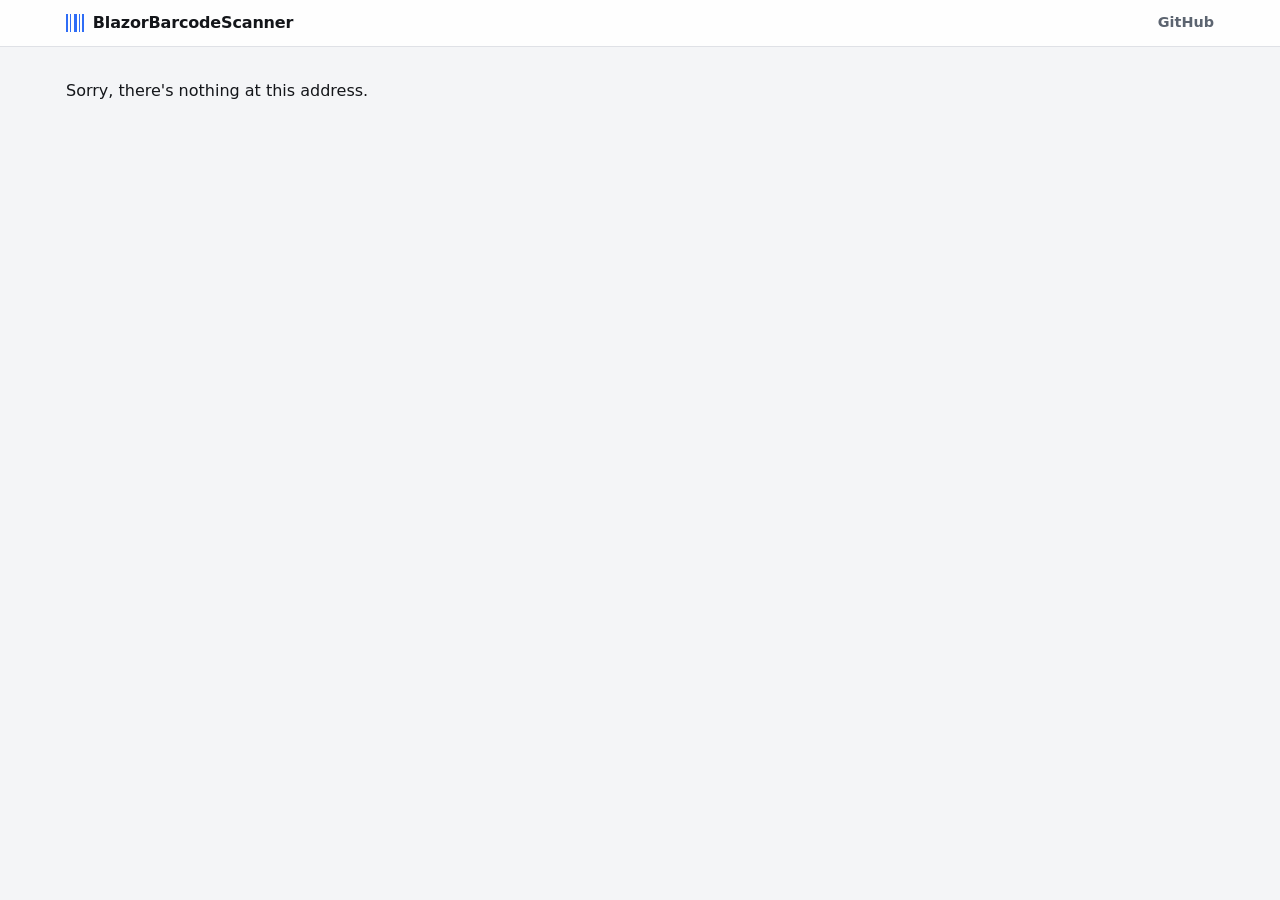
<file: BlazorBarcodeScannerWasmStandalone/wwwroot/index.html>
<!DOCTYPE html>
<html lang="en">

<head>
    <meta charset="utf-8" />
    <!-- viewport-fit=cover lets the safe-area insets in app.css do their job on notched phones. -->
    <meta name="viewport" content="width=device-width, initial-scale=1.0, viewport-fit=cover" />
    <meta name="description" content="Barcode scanner component for Blazor, demonstrated with both the zxing-js and zxing-cpp readers." />
    <meta name="theme-color" content="#ffffff" media="(prefers-color-scheme: light)" />
    <meta name="theme-color" content="#0e1013" media="(prefers-color-scheme: dark)" />
    <meta name="mobile-web-app-capable" content="yes" />
    <title>BlazorBarcodeScanner</title>
    <base href="/" />
    <link rel="stylesheet" href="css/app.css" />
    <link rel="icon" type="image/png" href="favicon.png" />
    <link rel="apple-touch-icon" href="icon-192.png" />
    <link href="BlazorBarcodeScannerWasmStandalone.styles.css" rel="stylesheet" />
</head>

<body>
    <div id="app">
        <svg class="loading-progress">
            <circle r="40%" cx="50%" cy="50%" />
            <circle r="40%" cx="50%" cy="50%" />
        </svg>
        <div class="loading-progress-text"></div>
    </div>

    <div id="blazor-error-ui">
        An unhandled error has occurred.
        <a href="" class="reload">Reload</a>
        <a class="dismiss">🗙</a>
    </div>
    <script src="_framework/blazor.webassembly.js"></script>

    <!-- zxing-js based reader -->
    <script src="_content/BlazorBarcodeScanner.ZXing.JS/zxingjs.index.min.js"></script>
    <script src="_content/BlazorBarcodeScanner.ZXing.JS/BlazorBarcodeScanner.js"></script>

    <!-- zxing-cpp (WebAssembly) based reader -->
    <script src="_content/BlazorBarcodeScanner.ZXing.Cpp/zxing-cpp.js"></script>
    <script src="_content/BlazorBarcodeScanner.ZXing.Cpp/BlazorBarcodeScanner.js"></script>
</body>

</html>
</file>
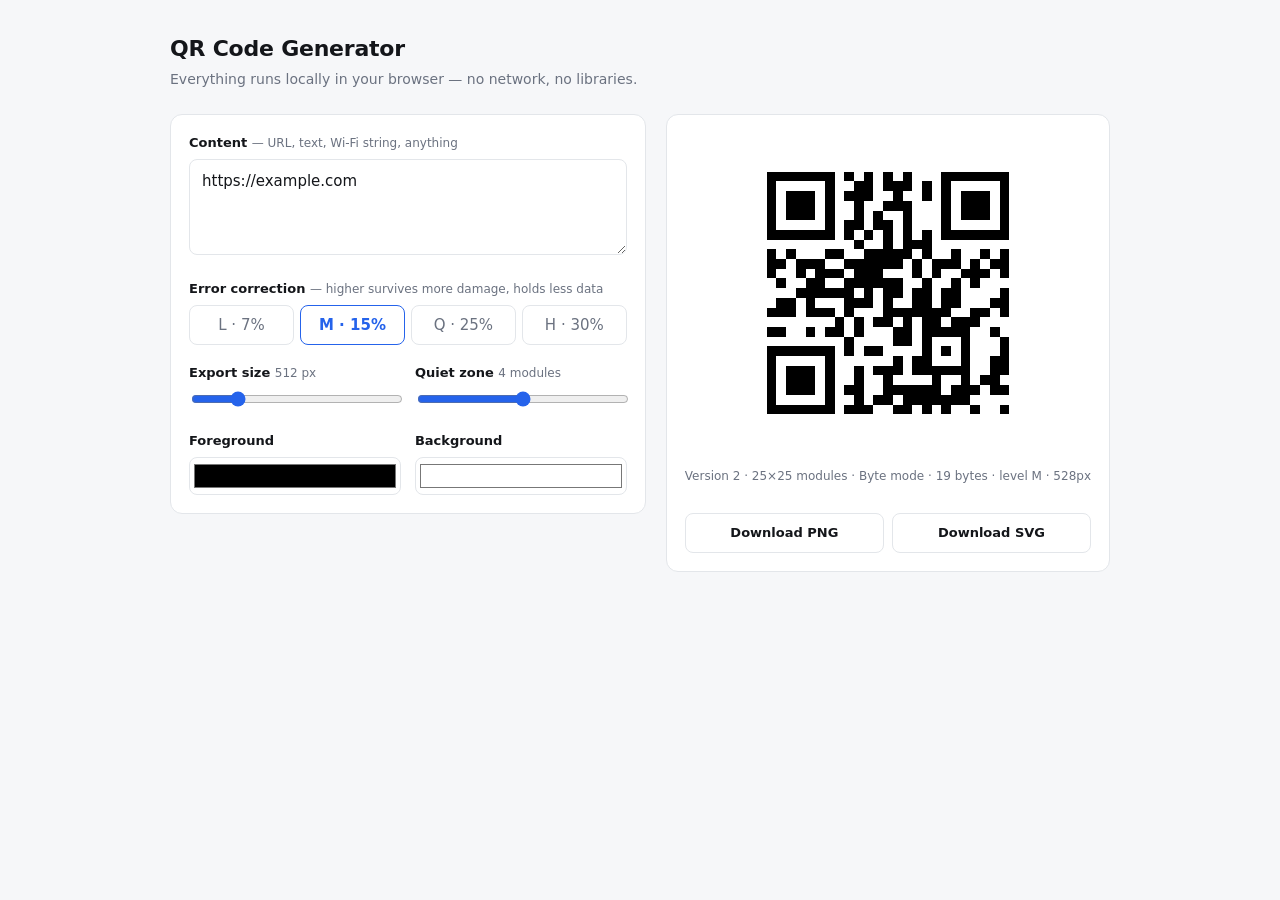
<file: qr-generator.html>
<!DOCTYPE html>
<html lang="en">
<head>
<meta charset="utf-8">
<meta name="viewport" content="width=device-width, initial-scale=1">
<title>QR Code Generator</title>
<style>
  :root {
    --bg: #f6f7f9;
    --card: #ffffff;
    --fg: #14161a;
    --muted: #6b7280;
    --border: #e3e6ea;
    --accent: #2563eb;
    --radius: 12px;
  }
  @media (prefers-color-scheme: dark) {
    :root {
      --bg: #0f1115;
      --card: #171a20;
      --fg: #e8eaed;
      --muted: #9aa3af;
      --border: #2a2f38;
      --accent: #60a5fa;
    }
  }
  * { box-sizing: border-box; }
  body {
    margin: 0;
    padding: 32px 20px 56px;
    background: var(--bg);
    color: var(--fg);
    font: 15px/1.5 system-ui, -apple-system, "Segoe UI", Roboto, sans-serif;
  }
  header { max-width: 940px; margin: 0 auto 24px; }
  h1 { font-size: 22px; margin: 0 0 4px; letter-spacing: -0.01em; }
  header p { margin: 0; color: var(--muted); font-size: 14px; }
  main {
    max-width: 940px;
    margin: 0 auto;
    display: grid;
    grid-template-columns: minmax(0, 1fr) auto;
    gap: 20px;
    align-items: start;
  }
  @media (max-width: 760px) { main { grid-template-columns: minmax(0, 1fr); } }
  .card {
    background: var(--card);
    border: 1px solid var(--border);
    border-radius: var(--radius);
    padding: 18px;
  }
  label { display: block; font-size: 13px; font-weight: 600; margin-bottom: 6px; }
  .row + .row { margin-top: 18px; }
  textarea, input[type=text] {
    width: 100%;
    font: inherit;
    color: inherit;
    background: transparent;
    border: 1px solid var(--border);
    border-radius: 8px;
    padding: 10px 12px;
    resize: vertical;
  }
  textarea { min-height: 96px; }
  textarea:focus, input:focus { outline: 2px solid var(--accent); outline-offset: -1px; border-color: transparent; }
  .seg { display: flex; gap: 6px; }
  .seg button {
    flex: 1;
    font: inherit;
    padding: 8px 4px;
    border: 1px solid var(--border);
    background: transparent;
    color: var(--muted);
    border-radius: 8px;
    cursor: pointer;
  }
  .seg button[aria-pressed="true"] { border-color: var(--accent); color: var(--accent); font-weight: 600; }
  .grid2 { display: grid; grid-template-columns: 1fr 1fr; gap: 14px; }
  input[type=range] { width: 100%; accent-color: var(--accent); }
  input[type=color] {
    width: 100%; height: 38px; padding: 2px;
    border: 1px solid var(--border); border-radius: 8px; background: transparent; cursor: pointer;
  }
  .hint { font-size: 12px; color: var(--muted); font-weight: 400; }
  .preview { display: flex; flex-direction: column; align-items: center; gap: 14px; }
  #qr {
    image-rendering: pixelated;
    border-radius: 6px;
    max-width: min(320px, 78vw);
    height: auto;
    display: block;
  }
  #meta { font-size: 12px; color: var(--muted); text-align: center; min-height: 18px; font-variant-numeric: tabular-nums; }
  #error { color: #dc2626; font-size: 13px; text-align: center; }
  .actions { display: flex; gap: 8px; width: 100%; }
  .actions button {
    flex: 1; font: inherit; font-weight: 600; font-size: 13px;
    padding: 9px 10px; border-radius: 8px; cursor: pointer;
    border: 1px solid var(--border); background: transparent; color: var(--fg);
  }
  .actions button:hover:not(:disabled) { border-color: var(--accent); color: var(--accent); }
  .actions button:disabled { opacity: .45; cursor: default; }
</style>
</head>
<body>

<header>
  <h1>QR Code Generator</h1>
  <p>Everything runs locally in your browser — no network, no libraries.</p>
</header>

<main>
  <section class="card">
    <div class="row">
      <label for="text">Content <span class="hint">— URL, text, Wi-Fi string, anything</span></label>
      <textarea id="text" spellcheck="false" placeholder="https://example.com">https://example.com</textarea>
    </div>

    <div class="row">
      <label>Error correction <span class="hint">— higher survives more damage, holds less data</span></label>
      <div class="seg" id="ecl">
        <button type="button" data-ecl="L">L · 7%</button>
        <button type="button" data-ecl="M" aria-pressed="true">M · 15%</button>
        <button type="button" data-ecl="Q">Q · 25%</button>
        <button type="button" data-ecl="H">H · 30%</button>
      </div>
    </div>

    <div class="row grid2">
      <div>
        <label for="scale">Export size <span class="hint" id="sizeLabel">512 px</span></label>
        <input type="range" id="scale" min="128" max="2048" step="64" value="512">
      </div>
      <div>
        <label for="quiet">Quiet zone <span class="hint" id="quietLabel">4 modules</span></label>
        <input type="range" id="quiet" min="0" max="8" step="1" value="4">
      </div>
    </div>

    <div class="row grid2">
      <div>
        <label for="fg">Foreground</label>
        <input type="color" id="fg" value="#000000">
      </div>
      <div>
        <label for="bg">Background</label>
        <input type="color" id="bg" value="#ffffff">
      </div>
    </div>
  </section>

  <section class="card preview">
    <canvas id="qr" width="10" height="10"></canvas>
    <div id="meta"></div>
    <div id="error"></div>
    <div class="actions">
      <button type="button" id="png">Download PNG</button>
      <button type="button" id="svg">Download SVG</button>
    </div>
  </section>
</main>

<script>
"use strict";
/* ------------------------------------------------------------------ *
 * QR Code encoder (ISO/IEC 18004) — versions 1-40, EC levels L/M/Q/H,
 * numeric / alphanumeric / byte modes, automatic mask selection.
 * ------------------------------------------------------------------ */

// ---- Galois field GF(256), primitive polynomial 0x11D --------------
const EXP = new Uint8Array(512), LOG = new Uint8Array(256);
for (let i = 0, x = 1; i < 255; i++) { EXP[i] = x; LOG[x] = i; x <<= 1; if (x & 0x100) x ^= 0x11D; }
for (let i = 255; i < 512; i++) EXP[i] = EXP[i - 255];
const gmul = (a, b) => (a === 0 || b === 0) ? 0 : EXP[LOG[a] + LOG[b]];

function rsGenPoly(degree) {
  let poly = [1];
  for (let i = 0; i < degree; i++) {
    const next = new Array(poly.length + 1).fill(0);
    for (let j = 0; j < poly.length; j++) {
      next[j] ^= poly[j];                    // multiply by x
      next[j + 1] ^= gmul(poly[j], EXP[i]);  // multiply by a^i
    }
    poly = next;
  }
  return poly;
}

function rsRemainder(data, ecLen) {
  const gen = rsGenPoly(ecLen);
  const buf = new Uint8Array(data.length + ecLen);
  buf.set(data);
  for (let i = 0; i < data.length; i++) {
    const coef = buf[i];
    if (coef !== 0) for (let j = 1; j < gen.length; j++) buf[i + j] ^= gmul(gen[j], coef);
  }
  return buf.slice(data.length);
}

// ---- Per-version tables (index 0 unused; rows are L, M, Q, H) ------
const EC_PER_BLOCK = [
  [-1,7,10,15,20,26,18,20,24,30,18,20,24,26,30,22,24,28,30,28,28,28,28,30,30,26,28,30,30,30,30,30,30,30,30,30,30,30,30,30,30],
  [-1,10,16,26,18,24,16,18,22,22,26,30,22,22,24,24,28,28,26,26,26,26,28,28,28,28,28,28,28,28,28,28,28,28,28,28,28,28,28,28,28],
  [-1,13,22,18,26,18,24,18,22,20,24,28,26,24,20,30,24,28,28,26,30,28,30,30,30,30,28,30,30,30,30,30,30,30,30,30,30,30,30,30,30],
  [-1,17,28,22,16,22,28,26,26,24,28,24,28,22,24,24,30,28,28,26,28,30,24,30,30,30,30,30,30,30,30,30,30,30,30,30,30,30,30,30,30],
];
const NUM_BLOCKS = [
  [-1,1,1,1,1,1,2,2,2,2,4,4,4,4,4,6,6,6,6,7,8,8,9,9,10,12,12,12,13,14,15,16,17,18,19,19,20,21,22,24,25],
  [-1,1,1,1,2,2,4,4,4,5,5,5,8,9,9,10,10,11,13,14,16,17,17,18,20,21,23,25,26,28,29,31,33,35,37,38,40,43,45,47,49],
  [-1,1,1,2,2,4,4,6,6,8,8,8,10,12,16,12,17,16,18,21,20,23,23,25,27,29,34,34,35,38,40,43,45,48,51,53,56,59,62,65,68],
  [-1,1,1,2,4,4,4,5,6,8,8,11,11,16,16,18,16,19,21,25,25,25,34,30,32,35,37,40,42,45,48,51,54,57,60,63,66,70,74,77,81],
];
const ECL = { L: { ord: 0, fmt: 1 }, M: { ord: 1, fmt: 0 }, Q: { ord: 2, fmt: 3 }, H: { ord: 3, fmt: 2 } };

function rawDataModules(ver) {
  let n = (16 * ver + 128) * ver + 64;
  if (ver >= 2) {
    const numAlign = Math.floor(ver / 7) + 2;
    n -= (25 * numAlign - 10) * numAlign - 55;
    if (ver >= 7) n -= 36;
  }
  return n;
}
const totalCodewords = ver => Math.floor(rawDataModules(ver) / 8);
const dataCodewords = (ver, ecl) => totalCodewords(ver) - EC_PER_BLOCK[ecl][ver] * NUM_BLOCKS[ecl][ver];

function alignPositions(ver) {
  if (ver === 1) return [];
  const numAlign = Math.floor(ver / 7) + 2, size = ver * 4 + 17;
  const step = ver === 32 ? 26 : Math.floor((ver * 4 + numAlign * 2 + 1) / (numAlign * 2 - 2)) * 2;
  const pos = [];
  for (let i = 0, p = size - 7; i < numAlign - 1; i++, p -= step) pos.unshift(p);
  pos.unshift(6);
  return pos;
}

// ---- Segment encoding ---------------------------------------------
const ALNUM = "0123456789ABCDEFGHIJKLMNOPQRSTUVWXYZ $%*+-./:";
const MODE = {
  numeric: { id: 1, cc: [10, 12, 14], name: "Numeric" },
  alnum:   { id: 2, cc: [ 9, 11, 13], name: "Alphanumeric" },
  byte:    { id: 4, cc: [ 8, 16, 16], name: "Byte" },
};

function pushBits(bits, value, len) {
  for (let i = len - 1; i >= 0; i--) bits.push((value >>> i) & 1);
}

function makeSegment(text) {
  if (/^[0-9]*$/.test(text)) {
    const bits = [];
    for (let i = 0; i < text.length; i += 3) {
      const chunk = text.substr(i, 3);
      pushBits(bits, parseInt(chunk, 10), chunk.length * 3 + 1);
    }
    return { mode: MODE.numeric, count: text.length, bits };
  }
  if (/^[0-9A-Z $%*+\-./:]*$/.test(text)) {
    const bits = [];
    let i = 0;
    for (; i + 2 <= text.length; i += 2)
      pushBits(bits, ALNUM.indexOf(text[i]) * 45 + ALNUM.indexOf(text[i + 1]), 11);
    if (i < text.length) pushBits(bits, ALNUM.indexOf(text[i]), 6);
    return { mode: MODE.alnum, count: text.length, bits };
  }
  const bytes = new TextEncoder().encode(text);
  const bits = [];
  for (const b of bytes) pushBits(bits, b, 8);
  return { mode: MODE.byte, count: bytes.length, bits };
}

const ccLen = (seg, ver) => seg.mode.cc[ver <= 9 ? 0 : ver <= 26 ? 1 : 2];

// ---- Matrix construction ------------------------------------------
function buildMatrix(ver, eclName, codewords) {
  const size = ver * 4 + 17;
  const mods = Array.from({ length: size }, () => new Array(size).fill(false));
  const fn = Array.from({ length: size }, () => new Array(size).fill(false));
  const setFn = (x, y, dark) => {
    if (x >= 0 && x < size && y >= 0 && y < size) { mods[y][x] = dark; fn[y][x] = true; }
  };
  const getBit = (v, i) => ((v >>> i) & 1) !== 0;

  // Timing patterns first — the finder patterns below deliberately overwrite
  // the overlapping run on row 6 / column 6.
  for (let i = 0; i < size; i++) { setFn(6, i, i % 2 === 0); setFn(i, 6, i % 2 === 0); }

  // Finder patterns and their separators
  for (const [cx, cy] of [[3, 3], [size - 4, 3], [3, size - 4]])
    for (let dy = -4; dy <= 4; dy++)
      for (let dx = -4; dx <= 4; dx++) {
        const d = Math.max(Math.abs(dx), Math.abs(dy));
        setFn(cx + dx, cy + dy, d !== 2 && d !== 4);
      }

  // Alignment patterns (skipping the three finder corners)
  const ap = alignPositions(ver);
  for (let i = 0; i < ap.length; i++)
    for (let j = 0; j < ap.length; j++) {
      if ((i === 0 && j === 0) || (i === 0 && j === ap.length - 1) || (i === ap.length - 1 && j === 0)) continue;
      for (let dy = -2; dy <= 2; dy++)
        for (let dx = -2; dx <= 2; dx++)
          setFn(ap[i] + dx, ap[j] + dy, Math.max(Math.abs(dx), Math.abs(dy)) !== 1);
    }

  // Version information (version 7 and up)
  if (ver >= 7) {
    let rem = ver;
    for (let i = 0; i < 12; i++) rem = (rem << 1) ^ ((rem >>> 11) * 0x1F25);
    const bits = (ver << 12) | rem;
    for (let i = 0; i < 18; i++) {
      const bit = getBit(bits, i), a = size - 11 + (i % 3), b = Math.floor(i / 3);
      setFn(a, b, bit); setFn(b, a, bit);
    }
  }

  function drawFormat(mask) {
    const data = (ECL[eclName].fmt << 3) | mask;
    let rem = data;
    for (let i = 0; i < 10; i++) rem = (rem << 1) ^ ((rem >>> 9) * 0x537);
    const bits = ((data << 10) | rem) ^ 0x5412;
    for (let i = 0; i <= 5; i++) setFn(8, i, getBit(bits, i));
    setFn(8, 7, getBit(bits, 6));
    setFn(8, 8, getBit(bits, 7));
    setFn(7, 8, getBit(bits, 8));
    for (let i = 9; i < 15; i++) setFn(14 - i, 8, getBit(bits, i));
    for (let i = 0; i < 8; i++) setFn(size - 1 - i, 8, getBit(bits, i));
    for (let i = 8; i < 15; i++) setFn(8, size - 15 + i, getBit(bits, i));
    setFn(8, size - 8, true); // always-dark module
  }
  drawFormat(0); // reserve the area so codeword placement skips it

  // Place codewords in the zigzag pattern, bottom-right upward
  let idx = 0;
  for (let right = size - 1; right >= 1; right -= 2) {
    if (right === 6) right = 5;
    for (let vert = 0; vert < size; vert++) {
      for (let j = 0; j < 2; j++) {
        const x = right - j;
        const upward = ((right + 1) & 2) === 0;
        const y = upward ? size - 1 - vert : vert;
        if (!fn[y][x] && idx < codewords.length * 8) {
          mods[y][x] = ((codewords[idx >>> 3] >>> (7 - (idx & 7))) & 1) !== 0;
          idx++;
        }
      }
    }
  }

  const MASKS = [
    (x, y) => (x + y) % 2 === 0,
    (x, y) => y % 2 === 0,
    (x, y) => x % 3 === 0,
    (x, y) => (x + y) % 3 === 0,
    (x, y) => (Math.floor(x / 3) + Math.floor(y / 2)) % 2 === 0,
    (x, y) => (x * y) % 2 + (x * y) % 3 === 0,
    (x, y) => ((x * y) % 2 + (x * y) % 3) % 2 === 0,
    (x, y) => ((x + y) % 2 + (x * y) % 3) % 2 === 0,
  ];
  const applyMask = m => {
    for (let y = 0; y < size; y++)
      for (let x = 0; x < size; x++)
        if (!fn[y][x] && MASKS[m](x, y)) mods[y][x] = !mods[y][x];
  };

  // Pick the mask with the lowest penalty score
  let best = 0, bestScore = Infinity;
  for (let m = 0; m < 8; m++) {
    applyMask(m); drawFormat(m);
    const score = penalty(mods, size);
    if (score < bestScore) { bestScore = score; best = m; }
    applyMask(m); // undo (XOR is its own inverse)
  }
  applyMask(best); drawFormat(best);
  return mods;
}

function penalty(mods, size) {
  const N1 = 3, N2 = 3, N3 = 40, N4 = 10;
  let result = 0;

  const addHistory = (run, hist) => {
    if (hist[0] === 0) run += size;     // virtual light border before the first run
    hist.copyWithin(1, 0, 6);
    hist[0] = run;
  };
  const countPatterns = h => {
    const n = h[1];
    const core = n > 0 && h[2] === n && h[3] === n * 3 && h[4] === n && h[5] === n;
    return (core && h[0] >= n * 4 && h[6] >= n ? 1 : 0) + (core && h[6] >= n * 4 && h[0] >= n ? 1 : 0);
  };
  const terminate = (color, run, hist) => {
    if (color) { addHistory(run, hist); run = 0; }
    addHistory(run + size, hist);       // virtual light border after the last run
    return countPatterns(hist);
  };

  const scanLine = get => {
    for (let a = 0; a < size; a++) {
      let color = false, run = 0;
      const hist = new Int32Array(7);
      for (let b = 0; b < size; b++) {
        if (get(a, b) === color) {
          run++;
          if (run === 5) result += N1; else if (run > 5) result++;
        } else {
          addHistory(run, hist);
          if (!color) result += countPatterns(hist) * N3;
          color = get(a, b); run = 1;
        }
      }
      result += terminate(color, run, hist) * N3;
    }
  };
  scanLine((y, x) => mods[y][x]);   // rows
  scanLine((x, y) => mods[y][x]);   // columns

  // 2x2 blocks of one color
  for (let y = 0; y < size - 1; y++)
    for (let x = 0; x < size - 1; x++) {
      const c = mods[y][x];
      if (c === mods[y][x + 1] && c === mods[y + 1][x] && c === mods[y + 1][x + 1]) result += N2;
    }

  // Global dark/light balance
  let dark = 0;
  for (const row of mods) for (const m of row) if (m) dark++;
  const total = size * size;
  const k = Math.ceil((Math.abs(dark * 20 - total * 10)) / total) - 1;
  return result + k * N4;
}

function generateQR(text, eclName) {
  const ecl = ECL[eclName].ord;
  const seg = makeSegment(text);

  let ver = 0;
  for (let v = 1; v <= 40; v++) {
    if (4 + ccLen(seg, v) + seg.bits.length <= dataCodewords(v, ecl) * 8) { ver = v; break; }
  }
  if (ver === 0) throw new Error("Too much data — even a version 40 code can't hold this at level " + eclName + ".");

  const capacity = dataCodewords(ver, ecl) * 8;
  const bits = [];
  pushBits(bits, seg.mode.id, 4);
  pushBits(bits, seg.count, ccLen(seg, ver));
  bits.push(...seg.bits);
  pushBits(bits, 0, Math.min(4, capacity - bits.length));            // terminator
  pushBits(bits, 0, (8 - bits.length % 8) % 8);                      // byte align
  for (let pad = 0xEC; bits.length < capacity; pad ^= 0xEC ^ 0x11) pushBits(bits, pad, 8);

  const data = new Uint8Array(bits.length / 8);
  bits.forEach((b, i) => { if (b) data[i >>> 3] |= 1 << (7 - (i & 7)); });

  // Split into blocks, add Reed-Solomon, then interleave
  const numBlocks = NUM_BLOCKS[ecl][ver], ecLen = EC_PER_BLOCK[ecl][ver];
  const raw = totalCodewords(ver);
  const shortLen = Math.floor(raw / numBlocks);
  const numShort = numBlocks - (raw % numBlocks);
  const dataBlocks = [], ecBlocks = [];
  for (let i = 0, k = 0; i < numBlocks; i++) {
    const len = shortLen - ecLen + (i < numShort ? 0 : 1);
    const block = data.slice(k, k + len); k += len;
    dataBlocks.push(block);
    ecBlocks.push(rsRemainder(block, ecLen));
  }
  const out = new Uint8Array(raw);
  let p = 0;
  for (let i = 0; i < shortLen - ecLen + 1; i++)
    for (const b of dataBlocks) if (i < b.length) out[p++] = b[i];
  for (let i = 0; i < ecLen; i++)
    for (const b of ecBlocks) out[p++] = b[i];

  return { modules: buildMatrix(ver, eclName, out), version: ver, mode: seg.mode.name, count: seg.count };
}

/* ------------------------------------------------------------------ *
 * UI
 * ------------------------------------------------------------------ */
const $ = id => document.getElementById(id);
const canvas = $("qr"), ctx = canvas.getContext("2d");
let eclName = "M", current = null;

function render() {
  const text = $("text").value;
  const quiet = +$("quiet").value;
  const target = +$("scale").value;
  $("sizeLabel").textContent = target + " px";
  $("quietLabel").textContent = quiet + (quiet === 1 ? " module" : " modules");

  $("error").textContent = "";
  if (!text) {
    current = null;
    $("meta").textContent = "Enter some content to generate a code.";
    canvas.width = canvas.height = 10;
    ctx.clearRect(0, 0, 10, 10);
    $("png").disabled = $("svg").disabled = true;
    return;
  }

  let qr;
  try {
    qr = generateQR(text, eclName);
  } catch (e) {
    current = null;
    $("error").textContent = e.message;
    $("meta").textContent = "";
    $("png").disabled = $("svg").disabled = true;
    return;
  }

  current = qr;
  const size = qr.modules.length, dim = size + quiet * 2;
  const scale = Math.max(1, Math.round(target / dim));
  canvas.width = canvas.height = dim * scale;

  ctx.fillStyle = $("bg").value;
  ctx.fillRect(0, 0, canvas.width, canvas.height);
  ctx.fillStyle = $("fg").value;
  for (let y = 0; y < size; y++)
    for (let x = 0; x < size; x++)
      if (qr.modules[y][x]) ctx.fillRect((x + quiet) * scale, (y + quiet) * scale, scale, scale);

  $("meta").textContent =
    `Version ${qr.version} · ${size}×${size} modules · ${qr.mode} mode · ` +
    `${qr.count} ${qr.mode === "Byte" ? "bytes" : "chars"} · level ${eclName} · ${canvas.width}px`;
  $("png").disabled = $("svg").disabled = false;
}

function download(href, name) {
  const a = document.createElement("a");
  a.href = href; a.download = name;
  document.body.appendChild(a); a.click(); a.remove();
}

$("png").onclick = () => download(canvas.toDataURL("image/png"), "qrcode.png");

$("svg").onclick = () => {
  if (!current) return;
  const quiet = +$("quiet").value, size = current.modules.length, dim = size + quiet * 2;
  let path = "";
  for (let y = 0; y < size; y++)
    for (let x = 0; x < size; x++)
      if (current.modules[y][x]) path += `M${x + quiet},${y + quiet}h1v1h-1z`;
  const svg =
`<svg xmlns="http://www.w3.org/2000/svg" viewBox="0 0 ${dim} ${dim}" width="${+$("scale").value}" height="${+$("scale").value}" shape-rendering="crispEdges">
<rect width="${dim}" height="${dim}" fill="${$("bg").value}"/>
<path d="${path}" fill="${$("fg").value}"/>
</svg>`;
  download("data:image/svg+xml;charset=utf-8," + encodeURIComponent(svg), "qrcode.svg");
};

$("ecl").addEventListener("click", e => {
  const btn = e.target.closest("button[data-ecl]");
  if (!btn) return;
  eclName = btn.dataset.ecl;
  for (const b of $("ecl").children) b.setAttribute("aria-pressed", String(b === btn));
  render();
});

for (const id of ["text", "scale", "quiet", "fg", "bg"]) $(id).addEventListener("input", render);
render();
</script>
</body>
</html>
</file>
<file: BlazorBarcodeScannerWasmStandalone/wwwroot/css/app.css>
/* ---------------------------------------------------------------------------
   Design tokens
   --------------------------------------------------------------------------- */
:root {
    color-scheme: light dark;

    --bg: #f4f5f7;
    --surface: #ffffff;
    --surface-2: #f0f1f4;
    --border: #dfe1e6;
    --text: #14161a;
    --text-muted: #5c6470;
    --accent: #2f6df6;
    --accent-hover: #1f57d4;
    --accent-text: #ffffff;
    --danger: #c8352b;
    --danger-bg: #fdecea;
    --success: #12805c;
    --shadow: 0 1px 2px rgb(20 22 26 / 6%), 0 8px 24px rgb(20 22 26 / 6%);
    --radius: 14px;
    --radius-sm: 9px;
}

@media (prefers-color-scheme: dark) {
    :root {
        --bg: #0e1013;
        --surface: #171a1f;
        --surface-2: #1f232a;
        --border: #2b3038;
        --text: #e8eaed;
        --text-muted: #9aa3af;
        --accent: #5b8dff;
        --accent-hover: #7ba3ff;
        --accent-text: #0e1013;
        --danger: #ff8078;
        --danger-bg: #35201e;
        --success: #4ad4a4;
        --shadow: 0 1px 2px rgb(0 0 0 / 40%), 0 8px 24px rgb(0 0 0 / 30%);
    }
}

*, *::before, *::after {
    box-sizing: border-box;
}

html {
    -webkit-text-size-adjust: 100%;
}

body {
    margin: 0;
    background: var(--bg);
    color: var(--text);
    font-family: system-ui, -apple-system, "Segoe UI", Roboto, "Helvetica Neue", sans-serif;
    font-size: 16px;
    line-height: 1.5;
    /* Keep content clear of notches and home indicators. */
    padding: env(safe-area-inset-top) env(safe-area-inset-right) env(safe-area-inset-bottom) env(safe-area-inset-left);
    overscroll-behavior-y: contain;
}

h1, h2, h3 {
    margin: 0;
    line-height: 1.25;
    font-weight: 650;
    letter-spacing: -0.01em;
}

a {
    color: var(--accent);
}

:focus-visible {
    outline: 2px solid var(--accent);
    outline-offset: 2px;
}

/* ---------------------------------------------------------------------------
   Controls
   --------------------------------------------------------------------------- */
.btn {
    display: inline-flex;
    align-items: center;
    justify-content: center;
    gap: 0.5rem;
    /* 44px keeps every action comfortably tappable. */
    min-height: 44px;
    padding: 0 1rem;
    border: 1px solid var(--border);
    border-radius: var(--radius-sm);
    background: var(--surface);
    color: var(--text);
    font: inherit;
    font-weight: 550;
    cursor: pointer;
    transition: background-color 120ms ease, border-color 120ms ease, transform 60ms ease;
    -webkit-tap-highlight-color: transparent;
}

.btn:hover:not(:disabled) {
    background: var(--surface-2);
}

.btn:active:not(:disabled) {
    transform: scale(0.98);
}

.btn:disabled {
    opacity: 0.45;
    cursor: not-allowed;
}

.btn--primary {
    background: var(--accent);
    border-color: transparent;
    color: var(--accent-text);
}

.btn--primary:hover:not(:disabled) {
    background: var(--accent-hover);
}

.btn--ghost {
    background: transparent;
}

.btn--icon {
    padding: 0 0.75rem;
}

label {
    font-size: 0.875rem;
    font-weight: 550;
    color: var(--text-muted);
}

input[type="text"], input[type="number"], select {
    width: 100%;
    min-height: 44px;
    padding: 0 0.7rem;
    border: 1px solid var(--border);
    border-radius: var(--radius-sm);
    background: var(--surface);
    color: var(--text);
    font: inherit;
    /* 16px avoids the zoom-on-focus behaviour of mobile Safari. */
    font-size: 16px;
}

input[type="range"] {
    width: 100%;
    accent-color: var(--accent);
}

input[type="checkbox"] {
    width: 1.15rem;
    height: 1.15rem;
    accent-color: var(--accent);
}

.field {
    display: flex;
    flex-direction: column;
    gap: 0.35rem;
}

.field--inline {
    flex-direction: row;
    align-items: center;
    gap: 0.6rem;
}

.field--inline label {
    color: var(--text);
    font-weight: 450;
}

/* Segmented control used for the engine switcher. */
.segmented {
    display: inline-flex;
    padding: 3px;
    border: 1px solid var(--border);
    border-radius: 999px;
    background: var(--surface-2);
}

.segmented button {
    min-height: 38px;
    padding: 0 1rem;
    border: 0;
    border-radius: 999px;
    background: transparent;
    color: var(--text-muted);
    font: inherit;
    font-weight: 550;
    font-size: 0.9rem;
    cursor: pointer;
    white-space: nowrap;
    transition: background-color 120ms ease, color 120ms ease;
}

.segmented button[aria-pressed="true"] {
    background: var(--surface);
    color: var(--text);
    box-shadow: 0 1px 2px rgb(0 0 0 / 12%);
}

/* ---------------------------------------------------------------------------
   Surfaces
   --------------------------------------------------------------------------- */
.panel {
    background: var(--surface);
    border: 1px solid var(--border);
    border-radius: var(--radius);
    box-shadow: var(--shadow);
    overflow: hidden;
}

.panel__body {
    padding: 1rem;
}

.panel__title {
    font-size: 0.78rem;
    font-weight: 650;
    letter-spacing: 0.06em;
    text-transform: uppercase;
    color: var(--text-muted);
}

.badge {
    display: inline-flex;
    align-items: center;
    gap: 0.35rem;
    padding: 0.15rem 0.55rem;
    border-radius: 999px;
    background: var(--surface-2);
    color: var(--text-muted);
    font-size: 0.75rem;
    font-weight: 600;
}

.alert {
    display: flex;
    gap: 0.6rem;
    padding: 0.75rem 0.9rem;
    border-radius: var(--radius-sm);
    background: var(--danger-bg);
    color: var(--danger);
    font-size: 0.9rem;
    word-break: break-word;
}

/* ---------------------------------------------------------------------------
   Blazor infrastructure
   --------------------------------------------------------------------------- */
#blazor-error-ui {
    background: #ffe08a;
    color: #14161a;
    bottom: 0;
    box-shadow: 0 -1px 2px rgb(0 0 0 / 20%);
    display: none;
    left: 0;
    padding: 0.6rem 1.25rem 0.7rem 1.25rem;
    position: fixed;
    width: 100%;
    z-index: 1000;
}

#blazor-error-ui .dismiss {
    cursor: pointer;
    position: absolute;
    right: 0.75rem;
    top: 0.5rem;
}

.blazor-error-boundary {
    padding: 1rem;
    border-radius: var(--radius-sm);
    background: var(--danger-bg);
    color: var(--danger);
}

.blazor-error-boundary::after {
    content: "An error has occurred.";
}

.loading-progress {
    position: relative;
    display: block;
    width: 8rem;
    height: 8rem;
    margin: 20vh auto 1rem auto;
}

.loading-progress circle {
    fill: none;
    stroke: var(--surface-2);
    stroke-width: 0.6rem;
    transform-origin: 50% 50%;
    transform: rotate(-90deg);
}

.loading-progress circle:last-child {
    stroke: var(--accent);
    stroke-dasharray: calc(3.141 * var(--blazor-load-percentage, 0%) * 0.8), 500%;
    transition: stroke-dasharray 0.05s ease-in-out;
}

.loading-progress-text {
    position: absolute;
    text-align: center;
    font-weight: 600;
    color: var(--text-muted);
    inset: calc(20vh + 3.25rem) 0 auto 0.2rem;
}

.loading-progress-text:after {
    content: var(--blazor-load-percentage-text, "Loading");
}
</file>
